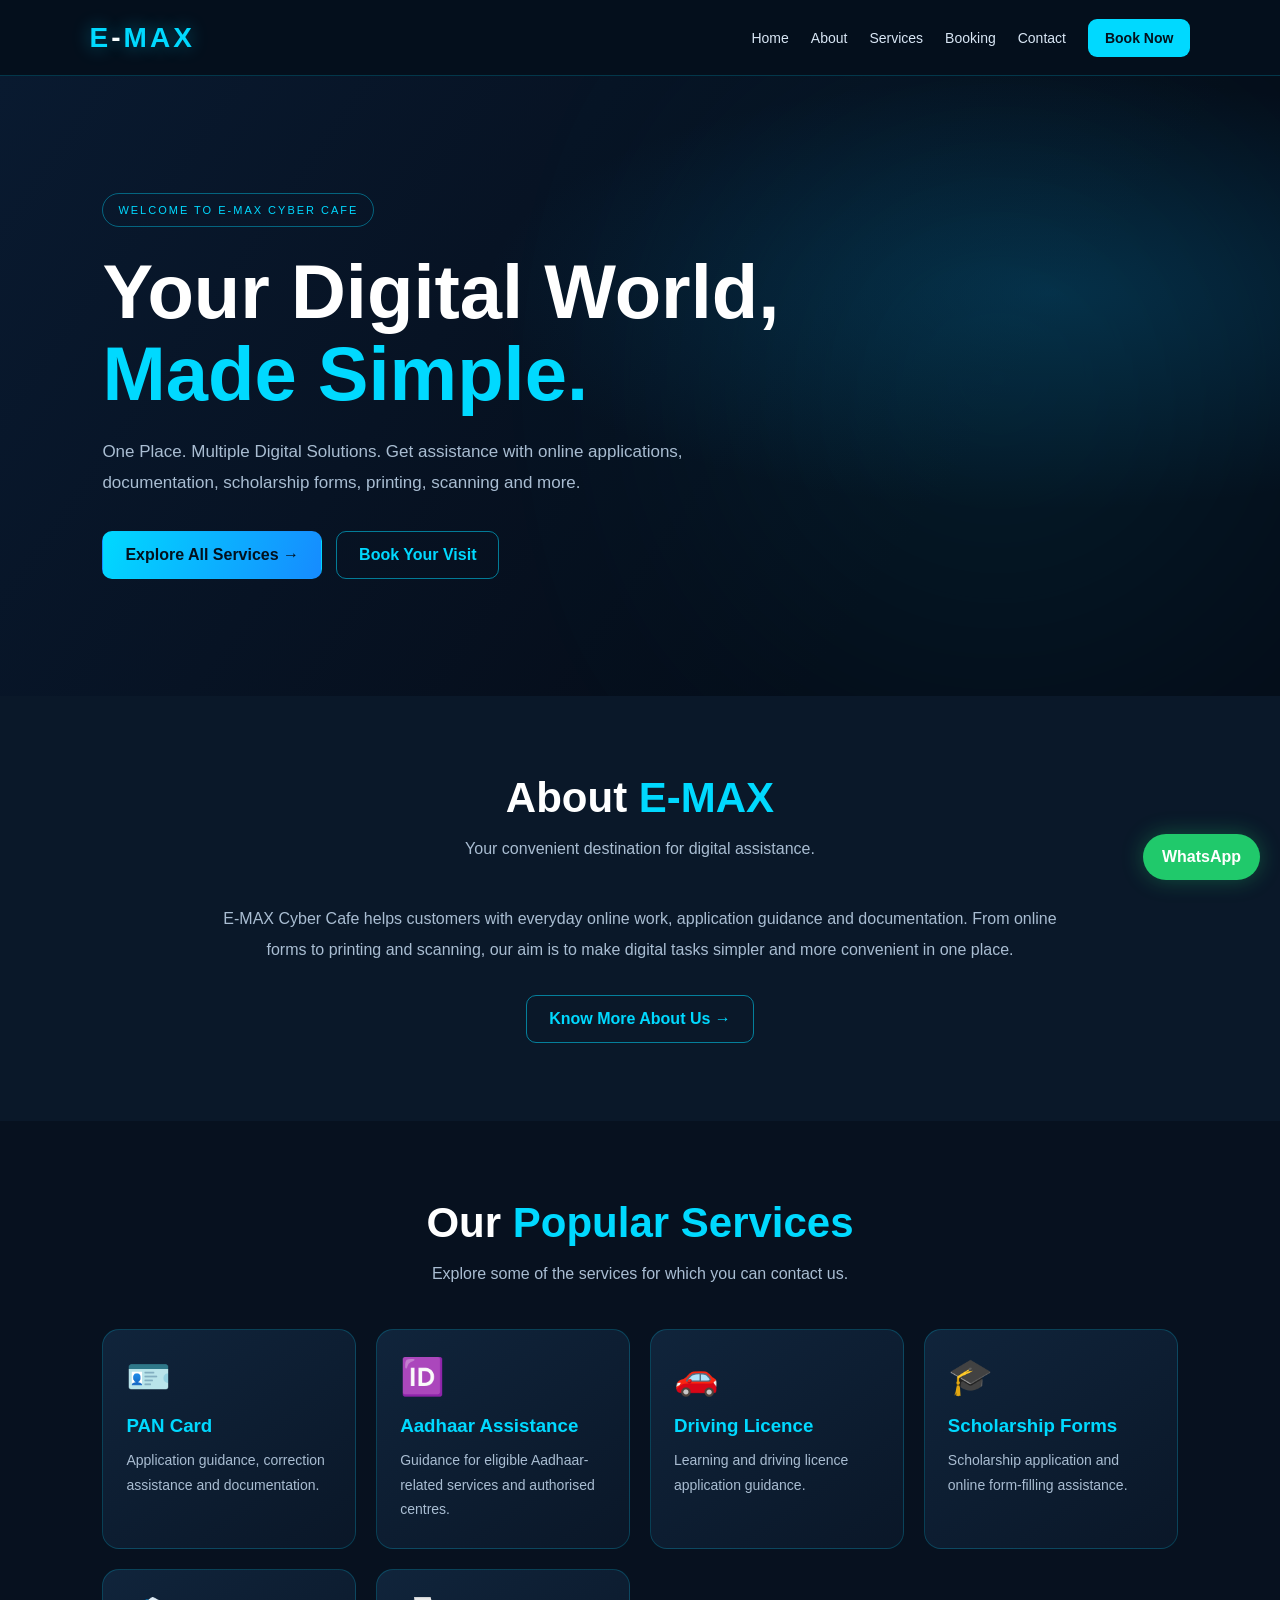
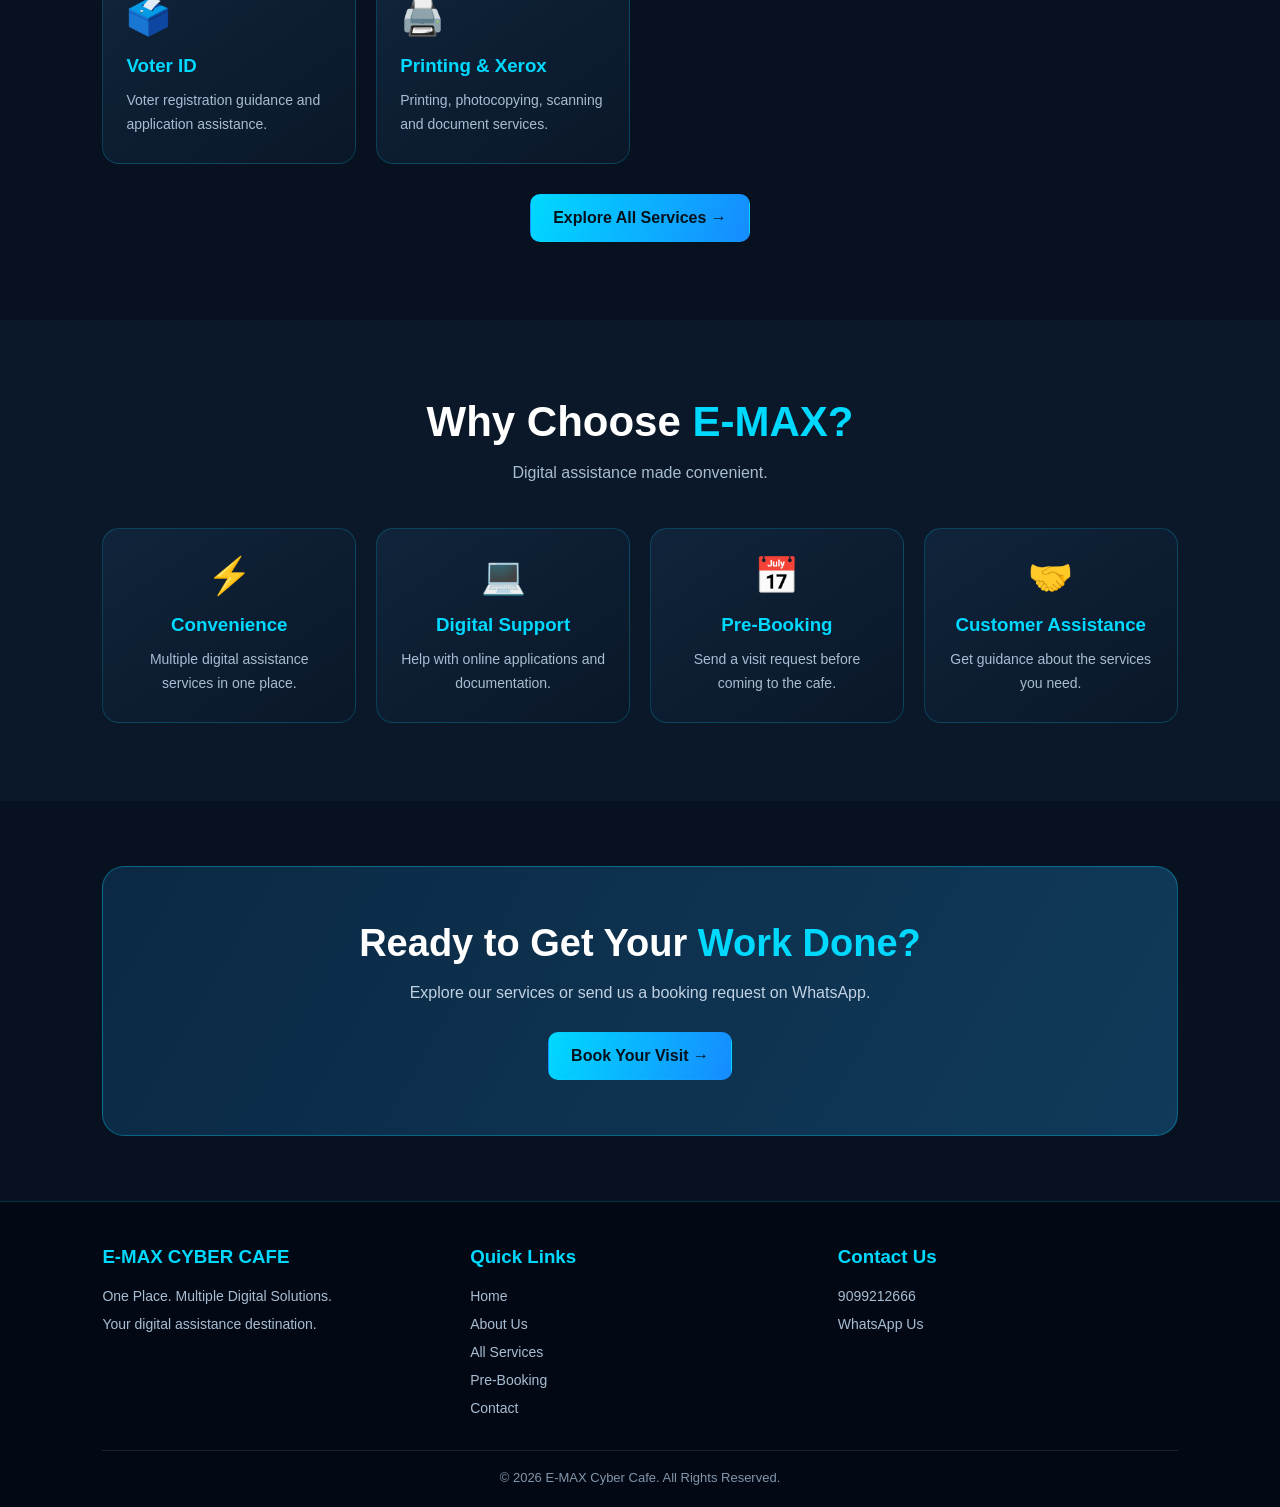
<file: index.html>
<!DOCTYPE html>
<html lang="en">
<head>
<meta charset="UTF-8">
<meta name="viewport" content="width=device-width, initial-scale=1.0">
<meta name="theme-color" content="#07111f">
<meta name="description" content="E-MAX Cyber Cafe - Online forms, documentation, printing and digital service assistance.">
<title>E-MAX Cyber Cafe | Digital Solutions</title>

<style>
:root {
    --bg: #07111f;
    --panel: #0d1d30;
    --cyan: #00d9ff;
    --blue: #168bff;
    --muted: #a9bdd2;
    --border: rgba(0,217,255,.2);
}
* { box-sizing: border-box; margin: 0; padding: 0; }
html { scroll-behavior: smooth; }
body {
    background: var(--bg);
    color: white;
    font-family: Arial, Helvetica, sans-serif;
    overflow-x: hidden;
}
a { text-decoration: none; }
header {
    min-height: 76px;
    padding: 16px 7%;
    display: flex;
    justify-content: space-between;
    align-items: center;
    gap: 20px;
    background: rgba(5,15,29,.94);
    border-bottom: 1px solid var(--border);
    position: sticky;
    top: 0;
    z-index: 100;
    backdrop-filter: blur(16px);
}
.logo {
    color: var(--cyan);
    font-size: 28px;
    font-weight: 900;
    letter-spacing: 3px;
    white-space: nowrap;
    text-shadow: 0 0 18px #00d9ff66;
}
.logo span { color: white; }
nav {
    display: flex;
    align-items: center;
    flex-wrap: wrap;
    gap: 22px;
}
nav a {
    color: #d9e7f5;
    font-size: 14px;
    transition: .25s;
}
nav a:hover { color: var(--cyan); }
nav .nav-cta {
    padding: 11px 17px;
    color: #03111d;
    background: var(--cyan);
    border-radius: 9px;
    font-weight: bold;
}
.hero {
    min-height: 620px;
    display: flex;
    align-items: center;
    padding: 90px 8%;
    position: relative;
    overflow: hidden;
    background:
      radial-gradient(ellipse at 82% 35%, #07507866, transparent 38%),
      linear-gradient(125deg,#091a30,#050c18 72%);
}
.hero::after {
    content: "";
    position: absolute;
    width: 360px;
    height: 360px;
    right: 8%;
    top: 20%;
    border-radius: 50%;
    background: var(--cyan);
    filter: blur(160px);
    opacity: .18;
    pointer-events: none;
}
.hero-content { max-width: 760px; position: relative; z-index: 1; animation: rise .8s ease both; }
.eyebrow {
    display: inline-block;
    padding: 10px 15px;
    border: 1px solid #00d9ff66;
    border-radius: 30px;
    color: var(--cyan);
    font-size: 11px;
    letter-spacing: 2px;
    margin-bottom: 24px;
}
.hero h1 {
    font-size: clamp(42px,7vw,76px);
    line-height: 1.08;
    margin-bottom: 22px;
}
.hero h1 span, .accent { color: var(--cyan); }
.hero p {
    max-width: 610px;
    color: var(--muted);
    font-size: 17px;
    line-height: 1.8;
}
.actions { display: flex; flex-wrap: wrap; gap: 14px; margin-top: 32px; }
.btn {
    display: inline-flex;
    justify-content: center;
    align-items: center;
    padding: 14px 22px;
    border-radius: 10px;
    background: linear-gradient(110deg,var(--cyan),var(--blue));
    color: #03111d;
    font-weight: 800;
    border: 1px solid transparent;
    transition: .25s;
}
.btn:hover {
    transform: translateY(-4px);
    box-shadow: 0 9px 28px #00d9ff44;
}
.btn.secondary {
    color: var(--cyan);
    background: transparent;
    border-color: #00d9ff88;
}
section { padding: 78px 8%; }
.section-title { text-align: center; margin-bottom: 42px; }
.section-title h2 { font-size: clamp(29px,4vw,42px); margin-bottom: 13px; }
.section-title p { color: var(--muted); line-height: 1.7; }
.about { background: #0a1829; }
.about-copy { max-width: 850px; margin: auto; text-align: center; }
.about-copy p { color: var(--muted); line-height: 1.9; font-size: 16px; }
.center { text-align: center; margin-top: 30px; }
.service-grid, .feature-grid {
    display: grid;
    grid-template-columns: repeat(auto-fit,minmax(215px,1fr));
    gap: 20px;
}
.service-card, .feature-card {
    padding: 26px 23px;
    border-radius: 17px;
    background: linear-gradient(145deg,#10243b,#0a1728);
    border: 1px solid var(--border);
    transition: .3s;
}
.service-card:hover, .feature-card:hover {
    transform: translateY(-7px);
    border-color: var(--cyan);
    box-shadow: 0 12px 30px #00d9ff16;
}
.service-icon { font-size: 36px; margin-bottom: 17px; }
.service-card h3, .feature-card h3 { color: var(--cyan); margin-bottom: 11px; }
.service-card p, .feature-card p { color: var(--muted); font-size: 14px; line-height: 1.75; }
.features { background: #0a1829; }
.feature-card { text-align: center; }
.cta {
    margin: 65px 8%;
    padding: 55px 25px;
    text-align: center;
    border: 1px solid #00d9ff55;
    border-radius: 22px;
    background: linear-gradient(120deg,#0b2944,#103a5a);
}
.cta h2 { font-size: clamp(27px,4vw,38px); margin-bottom: 14px; }
.cta p { color: #c2d2e3; line-height: 1.8; margin-bottom: 24px; }
footer {
    padding: 44px 8% 22px;
    background: #030914;
    border-top: 1px solid var(--border);
}
.footer-grid {
    display: grid;
    grid-template-columns: repeat(auto-fit,minmax(190px,1fr));
    gap: 28px;
    margin-bottom: 28px;
}
footer h3 { color: var(--cyan); margin-bottom: 14px; }
footer p, footer a { color: var(--muted); font-size: 14px; line-height: 2; }
footer a:hover { color: var(--cyan); }
.copyright {
    border-top: 1px solid #ffffff18;
    padding-top: 19px;
    text-align: center;
    color: #8195aa;
    font-size: 13px;
}
.whatsapp {
    position: fixed;
    right: 20px;
    bottom: 20px;
    z-index: 90;
    background: #20c96b;
    color: white;
    padding: 14px 19px;
    border-radius: 40px;
    font-weight: bold;
    box-shadow: 0 0 22px #20c96b55;
    transition: .25s;
}
.whatsapp:hover { transform: translateY(-4px); }
@keyframes rise {
    from { opacity: 0; transform: translateY(25px); }
    to { opacity: 1; transform: translateY(0); }
}
@media(max-width:760px) {
    header { flex-direction: column; padding: 17px 5%; }
    nav { justify-content: center; gap: 13px; }
    nav a { font-size: 12px; }
    .hero { min-height: 550px; padding: 75px 7%; }
    .hero p { font-size: 15px; }
    section { padding: 60px 6%; }
    .cta { margin: 45px 5%; }
}
</style>
</head>

<body>

<header>
    <a class="logo" href="./index.html">E<span>-</span>MAX</a>
    <nav>
        <a href="./index.html">Home</a>
        <a href="./about.html">About</a>
        <a href="./services.html">Services</a>
        <a href="./booking.html">Booking</a>
        <a href="./contact.html">Contact</a>
        <a class="nav-cta" href="./booking.html">Book Now</a>
    </nav>
</header>

<main>
<section class="hero">
    <div class="hero-content">
        <span class="eyebrow">WELCOME TO E-MAX CYBER CAFE</span>
        <h1>Your Digital World,<br><span>Made Simple.</span></h1>
        <p>
            One Place. Multiple Digital Solutions.
            Get assistance with online applications, documentation,
            scholarship forms, printing, scanning and more.
        </p>
        <div class="actions">
            <a class="btn" href="./services.html">Explore All Services →</a>
            <a class="btn secondary" href="./booking.html">Book Your Visit</a>
        </div>
    </div>
</section>

<section class="about">
    <div class="section-title">
        <h2>About <span class="accent">E-MAX</span></h2>
        <p>Your convenient destination for digital assistance.</p>
    </div>
    <div class="about-copy">
        <p>
            E-MAX Cyber Cafe helps customers with everyday online work,
            application guidance and documentation. From online forms
            to printing and scanning, our aim is to make digital tasks
            simpler and more convenient in one place.
        </p>
        <div class="center">
            <a class="btn secondary" href="./about.html">Know More About Us →</a>
        </div>
    </div>
</section>

<section class="services">
    <div class="section-title">
        <h2>Our <span class="accent">Popular Services</span></h2>
        <p>Explore some of the services for which you can contact us.</p>
    </div>

    <div class="service-grid">
        <article class="service-card">
            <div class="service-icon">🪪</div>
            <h3>PAN Card</h3>
            <p>Application guidance, correction assistance and documentation.</p>
        </article>
        <article class="service-card">
            <div class="service-icon">🆔</div>
            <h3>Aadhaar Assistance</h3>
            <p>Guidance for eligible Aadhaar-related services and authorised centres.</p>
        </article>
        <article class="service-card">
            <div class="service-icon">🚗</div>
            <h3>Driving Licence</h3>
            <p>Learning and driving licence application guidance.</p>
        </article>
        <article class="service-card">
            <div class="service-icon">🎓</div>
            <h3>Scholarship Forms</h3>
            <p>Scholarship application and online form-filling assistance.</p>
        </article>
        <article class="service-card">
            <div class="service-icon">🗳️</div>
            <h3>Voter ID</h3>
            <p>Voter registration guidance and application assistance.</p>
        </article>
        <article class="service-card">
            <div class="service-icon">🖨️</div>
            <h3>Printing & Xerox</h3>
            <p>Printing, photocopying, scanning and document services.</p>
        </article>
    </div>

    <div class="center">
        <a href="./services.html" class="btn">Explore All Services →</a>
    </div>
</section>

<section class="features">
    <div class="section-title">
        <h2>Why Choose <span class="accent">E-MAX?</span></h2>
        <p>Digital assistance made convenient.</p>
    </div>
    <div class="feature-grid">
        <article class="feature-card">
            <div class="service-icon">⚡</div>
            <h3>Convenience</h3>
            <p>Multiple digital assistance services in one place.</p>
        </article>
        <article class="feature-card">
            <div class="service-icon">💻</div>
            <h3>Digital Support</h3>
            <p>Help with online applications and documentation.</p>
        </article>
        <article class="feature-card">
            <div class="service-icon">📅</div>
            <h3>Pre-Booking</h3>
            <p>Send a visit request before coming to the cafe.</p>
        </article>
        <article class="feature-card">
            <div class="service-icon">🤝</div>
            <h3>Customer Assistance</h3>
            <p>Get guidance about the services you need.</p>
        </article>
    </div>
</section>

<section class="cta">
    <h2>Ready to Get Your <span class="accent">Work Done?</span></h2>
    <p>Explore our services or send us a booking request on WhatsApp.</p>
    <a href="./booking.html" class="btn">Book Your Visit →</a>
</section>
</main>

<footer>
    <div class="footer-grid">
        <div>
            <h3>E-MAX CYBER CAFE</h3>
            <p>One Place. Multiple Digital Solutions.</p>
            <p>Your digital assistance destination.</p>
        </div>
        <div>
            <h3>Quick Links</h3>
            <p><a href="./index.html">Home</a></p>
            <p><a href="./about.html">About Us</a></p>
            <p><a href="./services.html">All Services</a></p>
            <p><a href="./booking.html">Pre-Booking</a></p>
            <p><a href="./contact.html">Contact</a></p>
        </div>
        <div>
            <h3>Contact Us</h3>
            <p><a href="tel:+919099212666">9099212666</a></p>
            <p><a href="https://wa.me/919099212666" target="_blank" rel="noopener">WhatsApp Us</a></p>
        </div>
    </div>
    <div class="copyright">© 2026 E-MAX Cyber Cafe. All Rights Reserved.</div>
</footer>

<a class="whatsapp"
   href="https://wa.me/919099212666?text=Hello%20E-MAX%2C%20I%20need%20assistance."
   target="_blank" rel="noopener">WhatsApp</a>

</body>
</html>
</file>
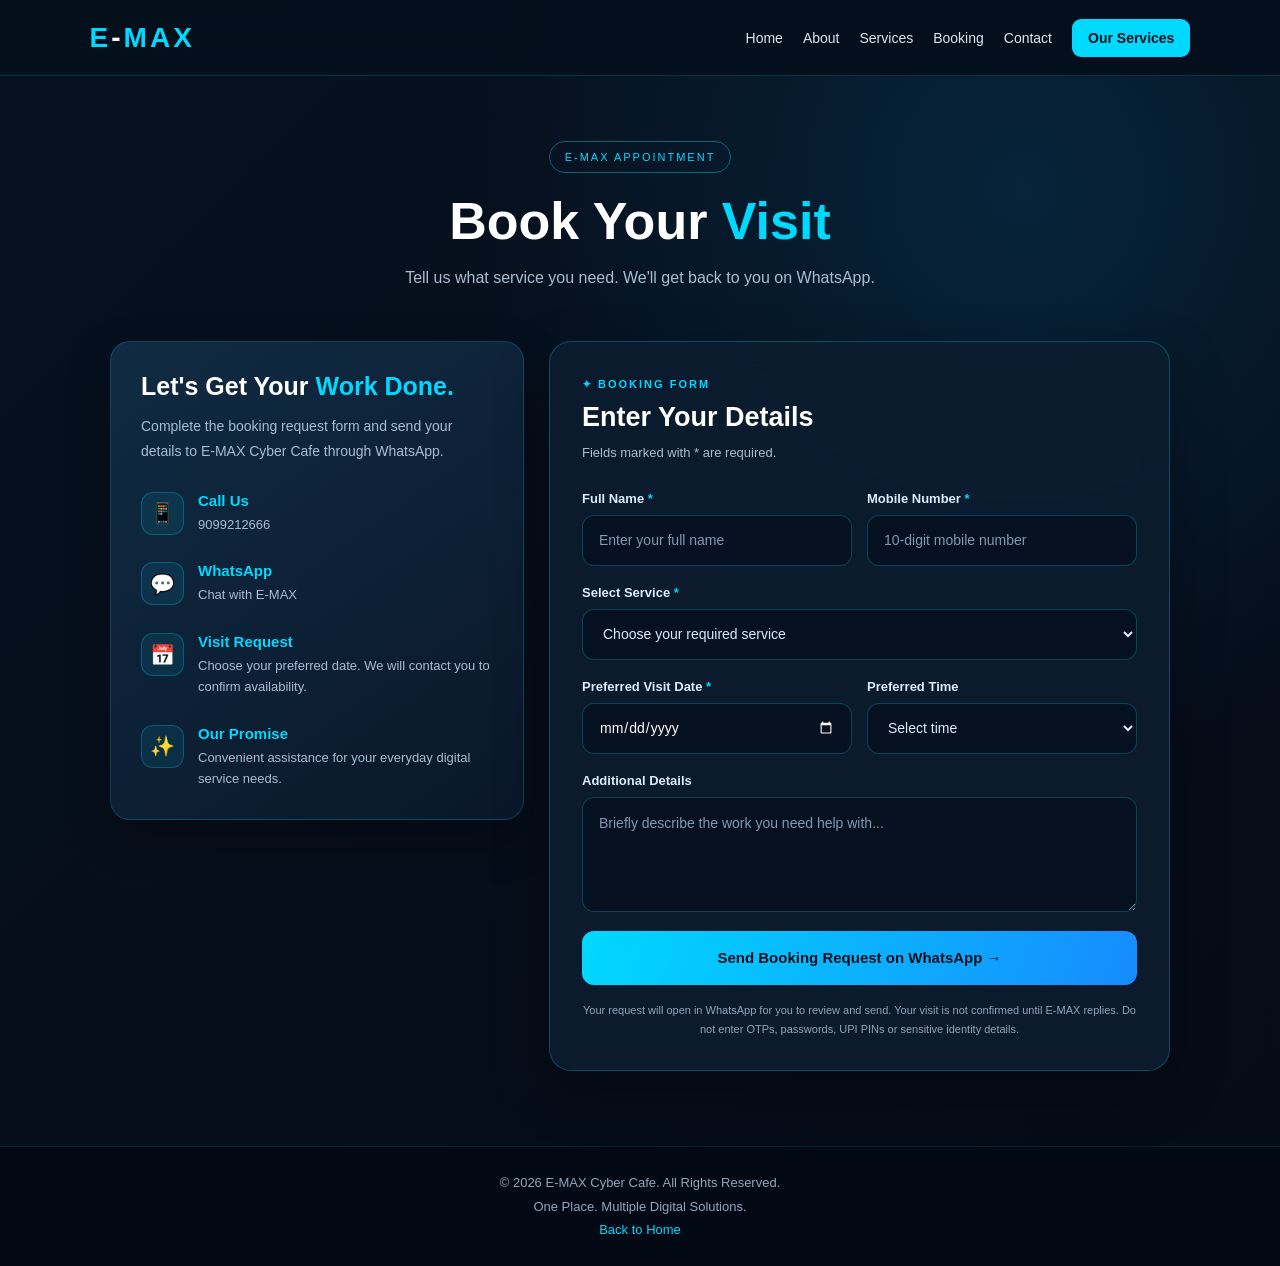
<file: booking.html>
<!DOCTYPE html>
<html lang="en">
<head>
<meta charset="UTF-8">
<meta name="viewport" content="width=device-width, initial-scale=1.0">
<meta name="theme-color" content="#07111f">
<title>Book Your Visit | E-MAX Cyber Cafe</title>

<style>
:root {
    --bg: #07111f;
    --panel: #10243a;
    --cyan: #00d9ff;
    --blue: #168bff;
    --muted: #a9bdd2;
}
* {
    margin: 0;
    padding: 0;
    box-sizing: border-box;
    font-family: Arial, Helvetica, sans-serif;
}
body {
    min-height: 100vh;
    background:
      radial-gradient(ellipse at 80% 15%,#07507855,transparent 38%),
      linear-gradient(135deg,#07111f,#050b17);
    color: white;
}
a { text-decoration: none; }

header {
    min-height: 76px;
    padding: 16px 7%;
    display: flex;
    justify-content: space-between;
    align-items: center;
    flex-wrap: wrap;
    gap: 18px;
    background: rgba(5,15,29,.94);
    border-bottom: 1px solid #00d9ff33;
    position: sticky;
    top: 0;
    z-index: 10;
    backdrop-filter: blur(16px);
}
.logo {
    color: var(--cyan);
    font-size: 28px;
    font-weight: 900;
    letter-spacing: 3px;
}
.logo span { color: white; }
nav {
    display: flex;
    align-items: center;
    flex-wrap: wrap;
    gap: 20px;
}
nav a {
    color: #d9e7f5;
    font-size: 14px;
    transition: .25s;
}
nav a:hover { color: var(--cyan); }
nav .nav-cta {
    background: var(--cyan);
    color: #03111d;
    padding: 11px 16px;
    border-radius: 9px;
    font-weight: bold;
}

.page-heading {
    text-align: center;
    padding: 65px 20px 25px;
}
.eyebrow {
    display: inline-block;
    color: var(--cyan);
    border: 1px solid #00d9ff66;
    border-radius: 30px;
    padding: 9px 15px;
    font-size: 11px;
    letter-spacing: 2px;
    margin-bottom: 18px;
}
.page-heading h1 {
    font-size: clamp(34px,5vw,52px);
    margin-bottom: 13px;
}
.page-heading h1 span { color: var(--cyan); }
.page-heading p {
    color: var(--muted);
    line-height: 1.7;
}

.booking-layout {
    max-width: 1100px;
    margin: 25px auto 75px;
    padding: 0 20px;
    display: grid;
    grid-template-columns: 1fr 1.5fr;
    gap: 25px;
    align-items: start;
}

/* LEFT INFORMATION CARD */

.info-card {
    padding: 30px;
    border: 1px solid #00d9ff33;
    border-radius: 20px;
    background: linear-gradient(145deg,#102b43,#0a1729);
    box-shadow: 0 18px 45px #0004;
}
.info-card h2 {
    font-size: 25px;
    margin-bottom: 13px;
}
.info-card h2 span { color: var(--cyan); }
.info-card > p {
    color: var(--muted);
    line-height: 1.8;
    font-size: 14px;
}
.info-item {
    display: flex;
    align-items: flex-start;
    gap: 14px;
    margin-top: 27px;
}
.info-icon {
    min-width: 43px;
    height: 43px;
    display: grid;
    place-items: center;
    border-radius: 12px;
    background: #00d9ff16;
    border: 1px solid #00d9ff44;
    font-size: 20px;
}
.info-item h3 {
    color: var(--cyan);
    font-size: 15px;
    margin-bottom: 6px;
}
.info-item p {
    color: var(--muted);
    font-size: 13px;
    line-height: 1.6;
}
.info-item a { color: var(--muted); }
.info-item a:hover { color: var(--cyan); }

/* FORM CARD */

.form-card {
    padding: 32px;
    border-radius: 22px;
    background: rgba(13,29,48,.88);
    border: 1px solid #00d9ff44;
    box-shadow: 0 20px 55px #0005;
    backdrop-filter: blur(15px);
    animation: appear .7s ease both;
}
.form-heading { margin-bottom: 27px; }
.form-heading span {
    color: var(--cyan);
    font-size: 11px;
    letter-spacing: 2px;
    font-weight: bold;
}
.form-heading h2 {
    font-size: 27px;
    margin: 10px 0;
}
.form-heading p {
    color: var(--muted);
    font-size: 13px;
    line-height: 1.6;
}
.form-row {
    display: grid;
    grid-template-columns: 1fr 1fr;
    gap: 15px;
}
.field { margin-bottom: 19px; }
label {
    display: block;
    color: #dcecff;
    font-size: 13px;
    font-weight: bold;
    margin-bottom: 9px;
}
.required { color: var(--cyan); }

/* PREMIUM INPUTS */

input, select, textarea {
    display: block;
    width: 100%;
    min-height: 51px;
    padding: 14px 16px;
    background: rgba(5,17,31,.85);
    color: white;
    border: 1px solid rgba(0,217,255,.25);
    border-radius: 12px;
    outline: none;
    font-size: 14px;
    transition: border-color .25s, box-shadow .25s, background .25s;
}
input::placeholder, textarea::placeholder {
    color: #8199b2;
    opacity: 1;
}
input:focus, select:focus, textarea:focus {
    border-color: var(--cyan);
    background: #102a43;
    box-shadow: 0 0 0 3px #00d9ff19, 0 0 18px #00d9ff17;
}
select {
    cursor: pointer;
    color: #dcecff;
}
select option {
    background: #0c1b2d;
    color: white;
}
input[type="date"] { color-scheme: dark; }
textarea {
    min-height: 115px;
    resize: vertical;
    line-height: 1.6;
}
.submit-btn {
    width: 100%;
    min-height: 54px;
    padding: 15px 20px;
    border: 0;
    border-radius: 12px;
    color: #03111d;
    background: linear-gradient(110deg,var(--cyan),var(--blue));
    font-size: 15px;
    font-weight: 900;
    cursor: pointer;
    transition: .25s;
}
.submit-btn:hover {
    transform: translateY(-3px);
    box-shadow: 0 10px 25px #00d9ff44;
}
.form-note {
    margin-top: 16px;
    color: #8fa6bd;
    font-size: 11px;
    line-height: 1.7;
    text-align: center;
}
footer {
    padding: 24px 15px;
    text-align: center;
    background: #030914;
    border-top: 1px solid #00d9ff22;
    color: #8fa6bd;
    font-size: 13px;
    line-height: 1.8;
}
footer a { color: var(--cyan); }

@keyframes appear {
    from { opacity: 0; transform: translateY(20px); }
    to { opacity: 1; transform: translateY(0); }
}

@media(max-width:800px) {
    .booking-layout { grid-template-columns: 1fr; max-width: 650px; }
}
@media(max-width:600px) {
    header { justify-content: center; flex-direction: column; }
    nav { justify-content: center; gap: 12px; }
    nav a { font-size: 12px; }
    .form-card, .info-card { padding: 23px 19px; }
    .form-row { grid-template-columns: 1fr; gap: 0; }
    .page-heading { padding-top: 45px; }
}
</style>
</head>

<body>

<header>
    <a class="logo" href="./index.html">E<span>-</span>MAX</a>

    <nav>
        <a href="./index.html">Home</a>
        <a href="./about.html">About</a>
        <a href="./services.html">Services</a>
        <a href="./booking.html">Booking</a>
        <a href="./contact.html">Contact</a>
        <a href="./services.html" class="nav-cta">Our Services</a>
    </nav>
</header>

<main>

<div class="page-heading">
    <span class="eyebrow">E-MAX APPOINTMENT</span>
    <h1>Book Your <span>Visit</span></h1>
    <p>Tell us what service you need. We'll get back to you on WhatsApp.</p>
</div>

<div class="booking-layout">

    <!-- CONTACT INFORMATION -->

    <aside class="info-card">
        <h2>Let's Get Your <span>Work Done.</span></h2>
        <p>
            Complete the booking request form and send your details
            to E-MAX Cyber Cafe through WhatsApp.
        </p>

        <div class="info-item">
            <div class="info-icon">📱</div>
            <div>
                <h3>Call Us</h3>
                <p><a href="tel:+919099212666">9099212666</a></p>
            </div>
        </div>

        <div class="info-item">
            <div class="info-icon">💬</div>
            <div>
                <h3>WhatsApp</h3>
                <p><a href="https://wa.me/919099212666" target="_blank" rel="noopener">Chat with E-MAX</a></p>
            </div>
        </div>

        <div class="info-item">
            <div class="info-icon">📅</div>
            <div>
                <h3>Visit Request</h3>
                <p>Choose your preferred date. We will contact you to confirm availability.</p>
            </div>
        </div>

        <div class="info-item">
            <div class="info-icon">✨</div>
            <div>
                <h3>Our Promise</h3>
                <p>Convenient assistance for your everyday digital service needs.</p>
            </div>
        </div>
    </aside>

    <!-- BOOKING FORM -->

    <div class="form-card">

        <div class="form-heading">
            <span>✦ BOOKING FORM</span>
            <h2>Enter Your Details</h2>
            <p>Fields marked with * are required.</p>
        </div>

        <form id="bookingForm">

            <div class="form-row">
                <div class="field">
                    <label for="name">Full Name <span class="required">*</span></label>
                    <input
                        type="text"
                        id="name"
                        name="name"
                        placeholder="Enter your full name"
                        maxlength="70"
                        autocomplete="name"
                        required>
                </div>

                <div class="field">
                    <label for="phone">Mobile Number <span class="required">*</span></label>
                    <input
                        type="tel"
                        id="phone"
                        name="phone"
                        placeholder="10-digit mobile number"
                        inputmode="numeric"
                        pattern="[0-9]{10}"
                        maxlength="10"
                        autocomplete="tel"
                        required>
                </div>
            </div>

            <div class="field">
                <label for="service">Select Service <span class="required">*</span></label>
                <select id="service" name="service" required>
                    <option value="">Choose your required service</option>
                    <option value="PAN Card">PAN Card</option>
                    <option value="Aadhaar Assistance">Aadhaar Assistance</option>
                    <option value="Driving Licence">Driving Licence</option>
                    <option value="Scholarship Form">Scholarship Form</option>
                    <option value="Voter ID">Voter ID</option>
                    <option value="Banking Assistance">Banking Assistance</option>
                    <option value="Printing and Xerox">Printing & Xerox</option>
                    <option value="Online Form Filling">Online Form Filling</option>
                    <option value="Resume and Documentation">Resume & Documentation</option>
                    <option value="Other Services">Other Services</option>
                </select>
            </div>

            <div class="form-row">
                <div class="field">
                    <label for="date">Preferred Visit Date <span class="required">*</span></label>
                    <input type="date" id="date" name="date" required>
                </div>

                <div class="field">
                    <label for="time">Preferred Time</label>
                    <select id="time" name="time">
                        <option value="">Select time</option>
                        <option value="Morning">Morning</option>
                        <option value="Afternoon">Afternoon</option>
                        <option value="Evening">Evening</option>
                    </select>
                </div>
            </div>

            <div class="field">
                <label for="message">Additional Details</label>
                <textarea
                    id="message"
                    name="message"
                    maxlength="500"
                    placeholder="Briefly describe the work you need help with..."></textarea>
            </div>

            <button type="submit" class="submit-btn">
                Send Booking Request on WhatsApp →
            </button>

            <p class="form-note">
                Your request will open in WhatsApp for you to review and send.
                Your visit is not confirmed until E-MAX replies.
                Do not enter OTPs, passwords, UPI PINs or sensitive identity details.
            </p>

        </form>
    </div>

</div>
</main>

<footer>
    <p>© 2026 E-MAX Cyber Cafe. All Rights Reserved.</p>
    <p>One Place. Multiple Digital Solutions.</p>
    <p><a href="./index.html">Back to Home</a></p>
</footer>

<script>
// Set today's date as the earliest selectable visit date.
const dateInput = document.getElementById("date");
const today = new Date();
const localToday = [
    today.getFullYear(),
    String(today.getMonth() + 1).padStart(2, "0"),
    String(today.getDate()).padStart(2, "0")
].join("-");

dateInput.min = localToday;

// Send booking request through WhatsApp.
document.getElementById("bookingForm").addEventListener("submit", function(event) {
    event.preventDefault();

    const name = document.getElementById("name").value.trim();
    const phone = document.getElementById("phone").value.trim();
    const service = document.getElementById("service").value;
    const date = document.getElementById("date").value;
    const time = document.getElementById("time").value || "Not specified";
    const message = document.getElementById("message").value.trim();

    if (!/^[0-9]{10}$/.test(phone)) {
        alert("Please enter a valid 10-digit mobile number.");
        return;
    }

    const bookingDetails =
`Hello E-MAX Cyber Cafe!

I want to send a booking request.

Name: ${name}
Mobile: ${phone}
Service: ${service}
Preferred Date: ${date}
Preferred Time: ${time}
Additional Details: ${message || "None"}

Please contact me regarding availability.`;

    const whatsappURL =
        "https://wa.me/919099212666?text=" +
        encodeURIComponent(bookingDetails);

    window.open(whatsappURL, "_blank", "noopener");
});
</script>

</body>
</html>
</file>
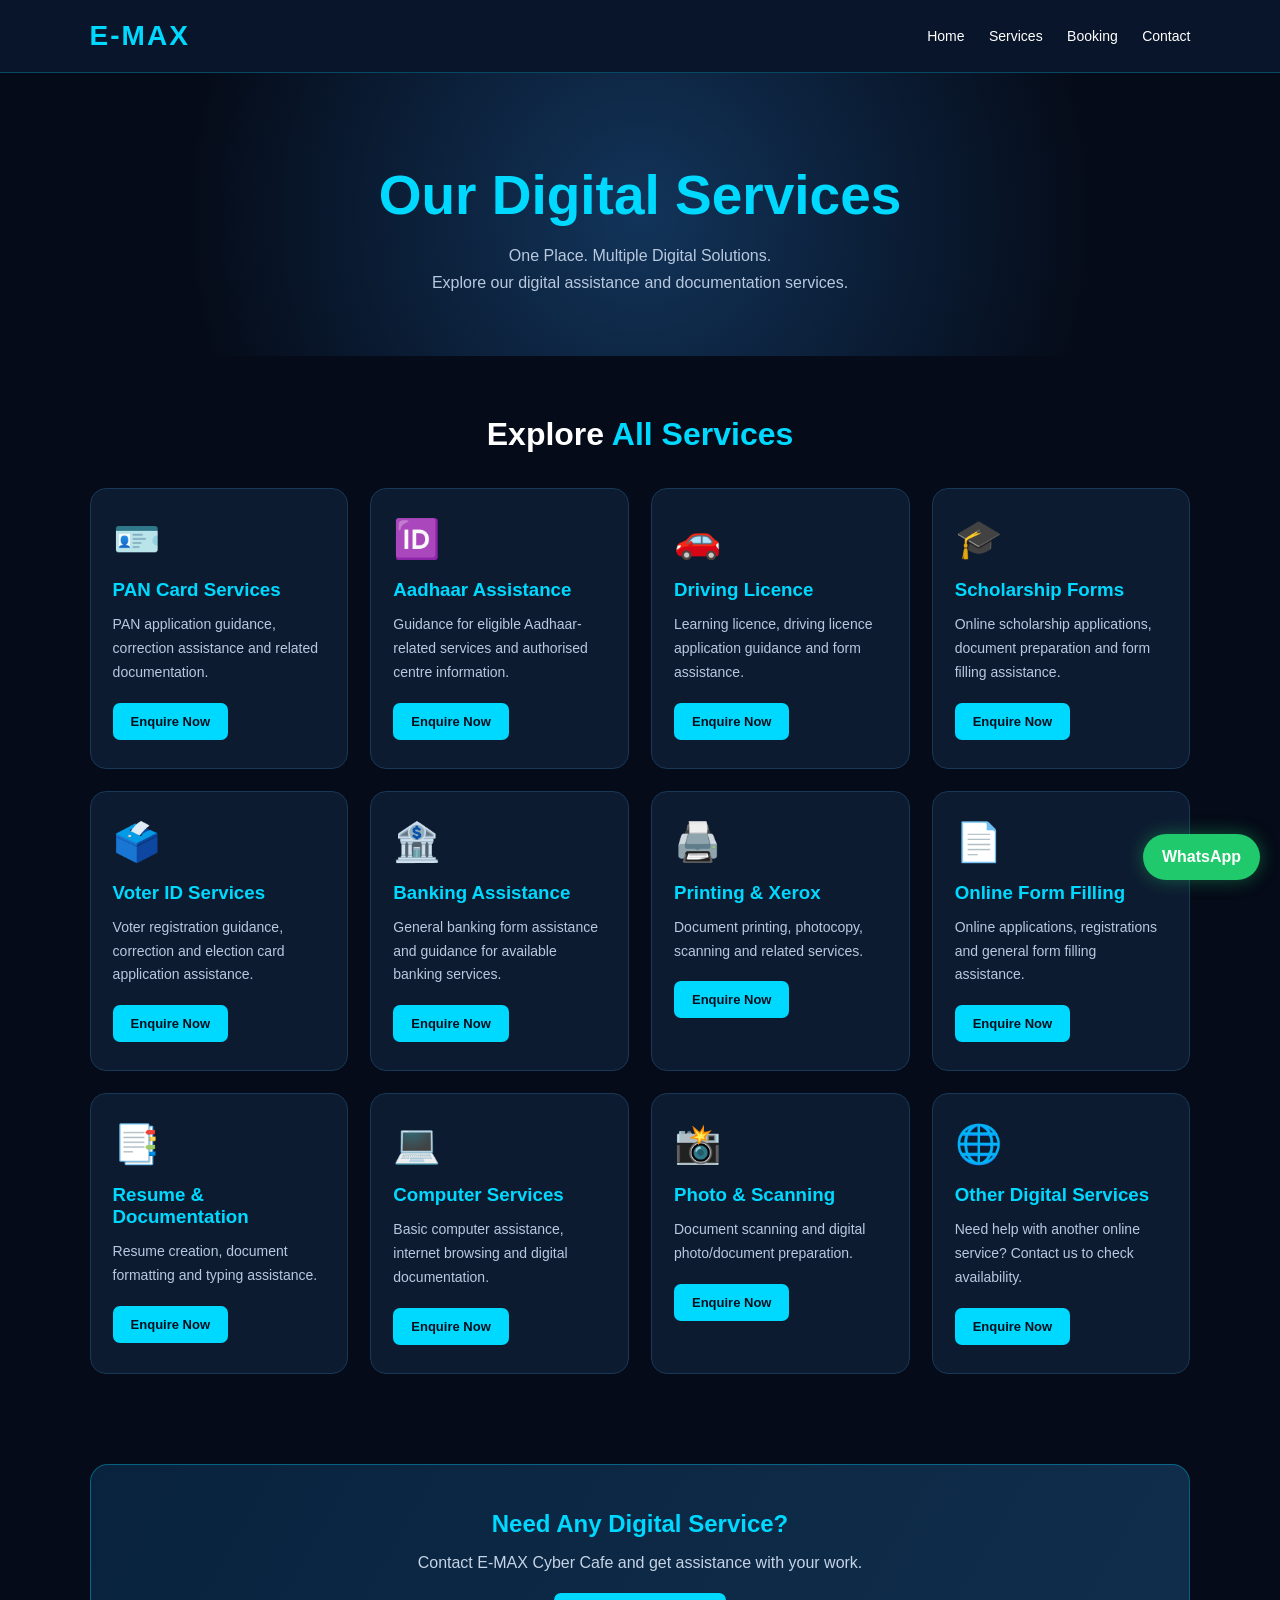
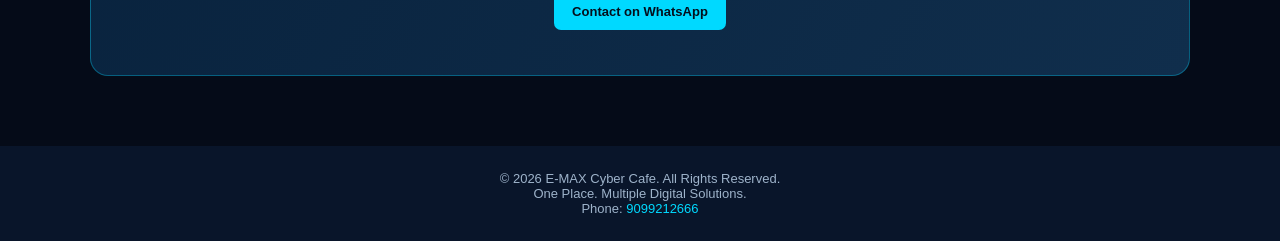
<file: services.html>
<!DOCTYPE html>
<html lang="en">
<head>
<meta charset="UTF-8">
<meta name="viewport" content="width=device-width, initial-scale=1.0">
<title>All Services | E-MAX Cyber Cafe</title>

<style>
* {
    margin: 0;
    padding: 0;
    box-sizing: border-box;
    font-family: Arial, sans-serif;
    scroll-behavior: smooth;
}

body {
    background: #050b18;
    color: white;
}

header {
    padding: 20px 7%;
    display: flex;
    justify-content: space-between;
    align-items: center;
    background: #09152a;
    border-bottom: 1px solid #00d9ff44;
    position: sticky;
    top: 0;
    z-index: 100;
}

.logo {
    font-size: 28px;
    font-weight: bold;
    color: #00d9ff;
    letter-spacing: 2px;
}

nav a {
    color: white;
    text-decoration: none;
    margin-left: 20px;
    font-size: 14px;
}

nav a:hover {
    color: #00d9ff;
}

.hero {
    text-align: center;
    padding: 90px 20px 60px;
    background: radial-gradient(circle, #12345a, #050b18 70%);
}

.hero h1 {
    font-size: clamp(35px, 6vw, 55px);
    color: #00d9ff;
    margin-bottom: 15px;
}

.hero p {
    color: #b8c9df;
    line-height: 1.7;
}

.services {
    padding: 60px 7%;
}

.services h2 {
    text-align: center;
    font-size: 32px;
    margin-bottom: 35px;
}

.services h2 span {
    color: #00d9ff;
}

.grid {
    display: grid;
    grid-template-columns: repeat(auto-fit, minmax(230px, 1fr));
    gap: 22px;
}

.card {
    background: #0d1b30;
    border: 1px solid #173957;
    border-radius: 16px;
    padding: 28px 22px;
    transition: .3s;
    animation: appear .7s ease both;
}

.card:hover {
    transform: translateY(-8px);
    border-color: #00d9ff;
    box-shadow: 0 0 22px #00d9ff33;
}

.card .emoji {
    font-size: 38px;
    margin-bottom: 18px;
}

.card h3 {
    color: #00d9ff;
    margin-bottom: 12px;
}

.card p {
    color: #b8c9df;
    font-size: 14px;
    line-height: 1.7;
}

.btn {
    display: inline-block;
    margin-top: 18px;
    padding: 11px 18px;
    background: #00d9ff;
    color: #04101e;
    text-decoration: none;
    border-radius: 7px;
    font-weight: bold;
    font-size: 13px;
}

.btn:hover {
    background: white;
}

.cta {
    margin: 30px 7% 70px;
    padding: 45px 20px;
    text-align: center;
    background: linear-gradient(120deg, #09233e, #102e4c);
    border: 1px solid #00d9ff55;
    border-radius: 18px;
}

.cta h2 {
    color: #00d9ff;
    margin-bottom: 12px;
}

.cta p {
    color: #c5d4e6;
    line-height: 1.6;
}

footer {
    text-align: center;
    padding: 25px;
    background: #09152a;
    color: #9eb3ca;
    font-size: 13px;
}

footer a {
    color: #00d9ff;
    text-decoration: none;
}

.whatsapp {
    position: fixed;
    right: 20px;
    bottom: 20px;
    background: #20c96b;
    color: white;
    text-decoration: none;
    padding: 14px 19px;
    border-radius: 40px;
    font-weight: bold;
    box-shadow: 0 0 18px #20c96b66;
    z-index: 200;
}

@keyframes appear {
    from { opacity: 0; transform: translateY(25px); }
    to { opacity: 1; transform: translateY(0); }
}

@media(max-width:600px) {
    header {
        flex-direction: column;
        gap: 15px;
    }
    nav a {
        margin: 0 7px;
        font-size: 12px;
    }
}
</style>
</head>

<body>

<header>
    <div class="logo">E-MAX</div>
    <nav>
        <a href="index.html">Home</a>
        <a href="services.html">Services</a>
        <a href="booking.html">Booking</a>
        <a href="contact.html">Contact</a>
    </nav>
</header>

<section class="hero">
    <h1>Our Digital Services</h1>
    <p>One Place. Multiple Digital Solutions.</p>
    <p>Explore our digital assistance and documentation services.</p>
</section>

<section class="services" id="all-services">
    <h2>Explore <span>All Services</span></h2>

    <div class="grid">

        <div class="card">
            <div class="emoji">🪪</div>
            <h3>PAN Card Services</h3>
            <p>PAN application guidance, correction assistance and related documentation.</p>
            <a class="btn" href="https://wa.me/919099212666?text=I%20need%20PAN%20card%20service">Enquire Now</a>
        </div>

        <div class="card">
            <div class="emoji">🆔</div>
            <h3>Aadhaar Assistance</h3>
            <p>Guidance for eligible Aadhaar-related services and authorised centre information.</p>
            <a class="btn" href="https://wa.me/919099212666?text=I%20need%20Aadhaar%20assistance">Enquire Now</a>
        </div>

        <div class="card">
            <div class="emoji">🚗</div>
            <h3>Driving Licence</h3>
            <p>Learning licence, driving licence application guidance and form assistance.</p>
            <a class="btn" href="https://wa.me/919099212666?text=I%20need%20Driving%20Licence%20assistance">Enquire Now</a>
        </div>

        <div class="card">
            <div class="emoji">🎓</div>
            <h3>Scholarship Forms</h3>
            <p>Online scholarship applications, document preparation and form filling assistance.</p>
            <a class="btn" href="https://wa.me/919099212666?text=I%20need%20Scholarship%20form%20assistance">Enquire Now</a>
        </div>

        <div class="card">
            <div class="emoji">🗳️</div>
            <h3>Voter ID Services</h3>
            <p>Voter registration guidance, correction and election card application assistance.</p>
            <a class="btn" href="https://wa.me/919099212666?text=I%20need%20Voter%20ID%20assistance">Enquire Now</a>
        </div>

        <div class="card">
            <div class="emoji">🏦</div>
            <h3>Banking Assistance</h3>
            <p>General banking form assistance and guidance for available banking services.</p>
            <a class="btn" href="https://wa.me/919099212666?text=I%20need%20Banking%20assistance">Enquire Now</a>
        </div>

        <div class="card">
            <div class="emoji">🖨️</div>
            <h3>Printing & Xerox</h3>
            <p>Document printing, photocopy, scanning and related services.</p>
            <a class="btn" href="https://wa.me/919099212666?text=I%20need%20Printing%20service">Enquire Now</a>
        </div>

        <div class="card">
            <div class="emoji">📄</div>
            <h3>Online Form Filling</h3>
            <p>Online applications, registrations and general form filling assistance.</p>
            <a class="btn" href="https://wa.me/919099212666?text=I%20need%20Online%20Form%20assistance">Enquire Now</a>
        </div>

        <div class="card">
            <div class="emoji">📑</div>
            <h3>Resume & Documentation</h3>
            <p>Resume creation, document formatting and typing assistance.</p>
            <a class="btn" href="https://wa.me/919099212666?text=I%20need%20Resume%20service">Enquire Now</a>
        </div>

        <div class="card">
            <div class="emoji">💻</div>
            <h3>Computer Services</h3>
            <p>Basic computer assistance, internet browsing and digital documentation.</p>
            <a class="btn" href="https://wa.me/919099212666?text=I%20need%20Computer%20service">Enquire Now</a>
        </div>

        <div class="card">
            <div class="emoji">📸</div>
            <h3>Photo & Scanning</h3>
            <p>Document scanning and digital photo/document preparation.</p>
            <a class="btn" href="https://wa.me/919099212666?text=I%20need%20Photo%20or%20Scanning%20service">Enquire Now</a>
        </div>

        <div class="card">
            <div class="emoji">🌐</div>
            <h3>Other Digital Services</h3>
            <p>Need help with another online service? Contact us to check availability.</p>
            <a class="btn" href="https://wa.me/919099212666?text=I%20want%20to%20ask%20about%20other%20services">Enquire Now</a>
        </div>

    </div>
</section>

<section class="cta">
    <h2>Need Any Digital Service?</h2>
    <p>Contact E-MAX Cyber Cafe and get assistance with your work.</p>
    <a class="btn" href="https://wa.me/919099212666?text=Hello%20E-MAX%2C%20I%20need%20help">Contact on WhatsApp</a>
</section>

<footer>
    <p>© 2026 E-MAX Cyber Cafe. All Rights Reserved.</p>
    <p>One Place. Multiple Digital Solutions.</p>
    <p>Phone: <a href="tel:+919099212666">9099212666</a></p>
</footer>

<a class="whatsapp" href="https://wa.me/919099212666" target="_blank">WhatsApp</a>

</body>
</html>
</file>
